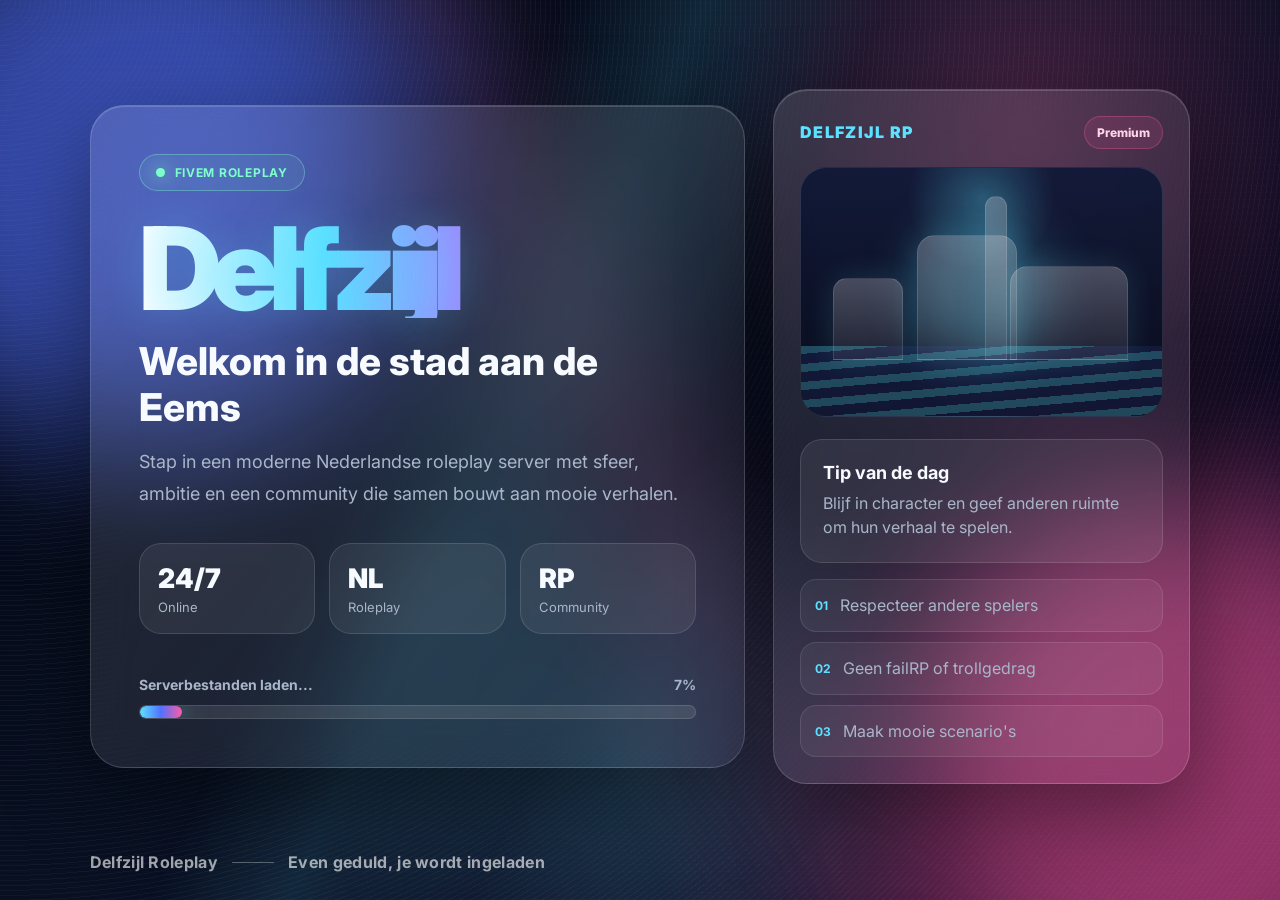
<file: jv_loading/html/index.html>
<!DOCTYPE html>
<html lang="nl">
<head>
    <meta charset="UTF-8" />
    <meta name="viewport" content="width=device-width, initial-scale=1.0" />
    <title>Delfzijl Roleplay Loading</title>
    <link rel="stylesheet" href="style.css" />
</head>
<body>
    <div class="noise"></div>
    <div class="aurora aurora-one"></div>
    <div class="aurora aurora-two"></div>
    <div class="scanline"></div>

    <main class="loading-shell">
        <section class="hero-card">
            <div class="server-badge">
                <span class="pulse-dot"></span>
                FiveM Roleplay
            </div>

            <h1>Delfzijl</h1>
            <p class="subtitle">Welkom in de stad aan de Eems</p>
            <p class="description">
                Stap in een moderne Nederlandse roleplay server met sfeer, ambitie en een community die samen bouwt aan mooie verhalen.
            </p>

            <div class="stats-grid">
                <div class="stat-card">
                    <span class="stat-number">24/7</span>
                    <span class="stat-label">Online</span>
                </div>
                <div class="stat-card">
                    <span class="stat-number">NL</span>
                    <span class="stat-label">Roleplay</span>
                </div>
                <div class="stat-card">
                    <span class="stat-number">RP</span>
                    <span class="stat-label">Community</span>
                </div>
            </div>

            <div class="progress-wrap">
                <div class="progress-top">
                    <span id="loadingText">Serverbestanden laden...</span>
                    <span id="percentText">0%</span>
                </div>
                <div class="progress-bar">
                    <div id="progressFill"></div>
                </div>
            </div>
        </section>

        <aside class="info-panel">
            <div class="panel-header">
                <span class="small-title">Delfzijl RP</span>
                <span class="chip">Premium</span>
            </div>

            <div class="city-card">
                <div class="city-glow"></div>
                <div class="city-line skyline-one"></div>
                <div class="city-line skyline-two"></div>
                <div class="city-line skyline-three"></div>
                <div class="tower"></div>
                <div class="water"></div>
            </div>

            <div class="tips">
                <h2>Tip van de dag</h2>
                <p id="tipText">Blijf in character en geef anderen ruimte om hun verhaal te spelen.</p>
            </div>

            <div class="rules-list">
                <div><strong>01</strong><span>Respecteer andere spelers</span></div>
                <div><strong>02</strong><span>Geen failRP of trollgedrag</span></div>
                <div><strong>03</strong><span>Maak mooie scenario's</span></div>
            </div>
        </aside>
    </main>

    <footer>
        <span>Delfzijl Roleplay</span>
        <span class="divider"></span>
        <span>Even geduld, je wordt ingeladen</span>
    </footer>

    <script src="script.js"></script>
</body>
</html>
</file>
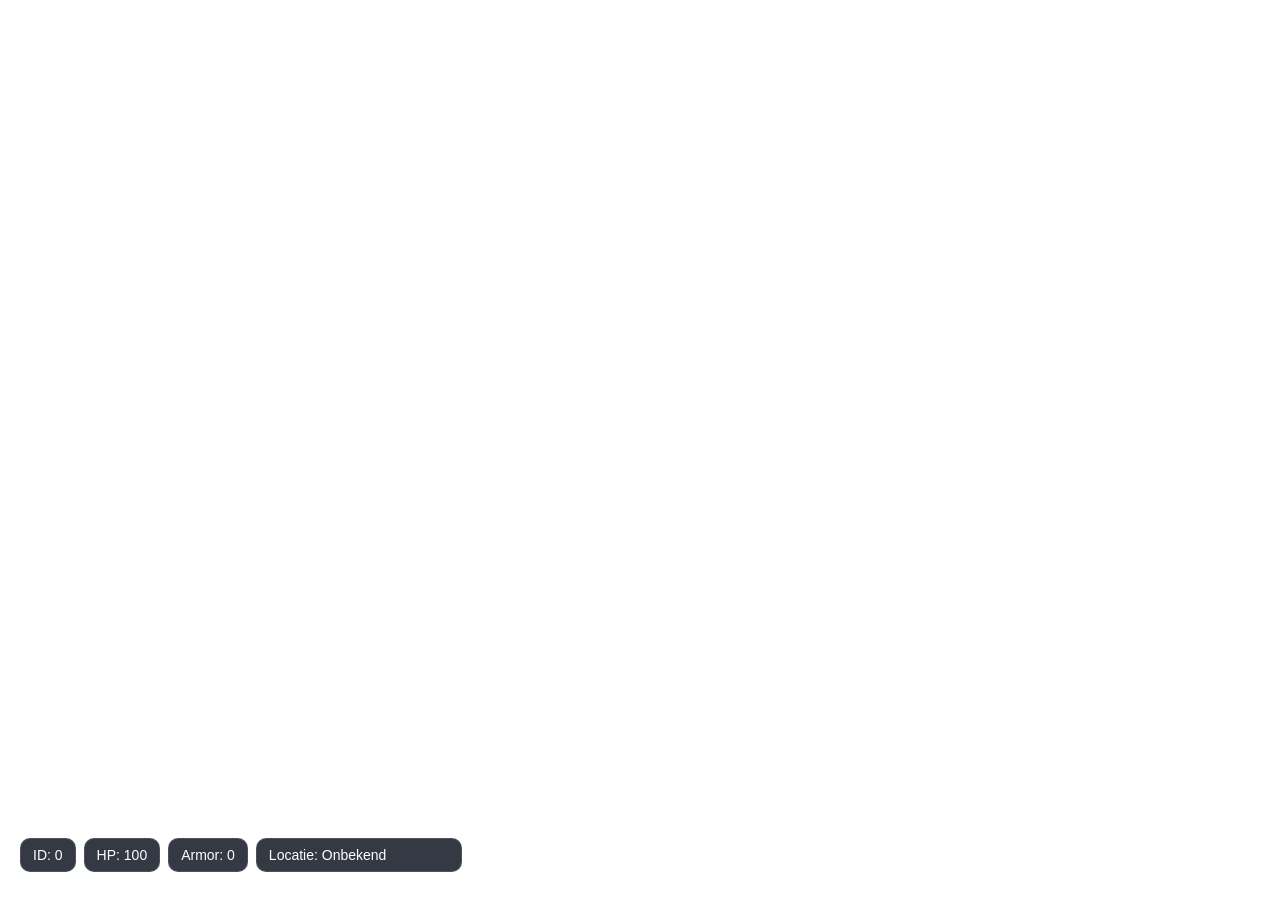
<file: resources/[jv]/jv-hud/html/index.html>
<!doctype html>
<html lang="nl">
<head>
  <meta charset="UTF-8">
  <link rel="stylesheet" href="style.css">
</head>
<body>
  <div id="hud">
    <div class="box">ID: <span id="pid">0</span></div>
    <div class="box">HP: <span id="hp">100</span></div>
    <div class="box">Armor: <span id="armor">0</span></div>
    <div class="box wide">Locatie: <span id="street">Onbekend</span></div>
  </div>
  <script src="script.js"></script>
</body>
</html>
</file>
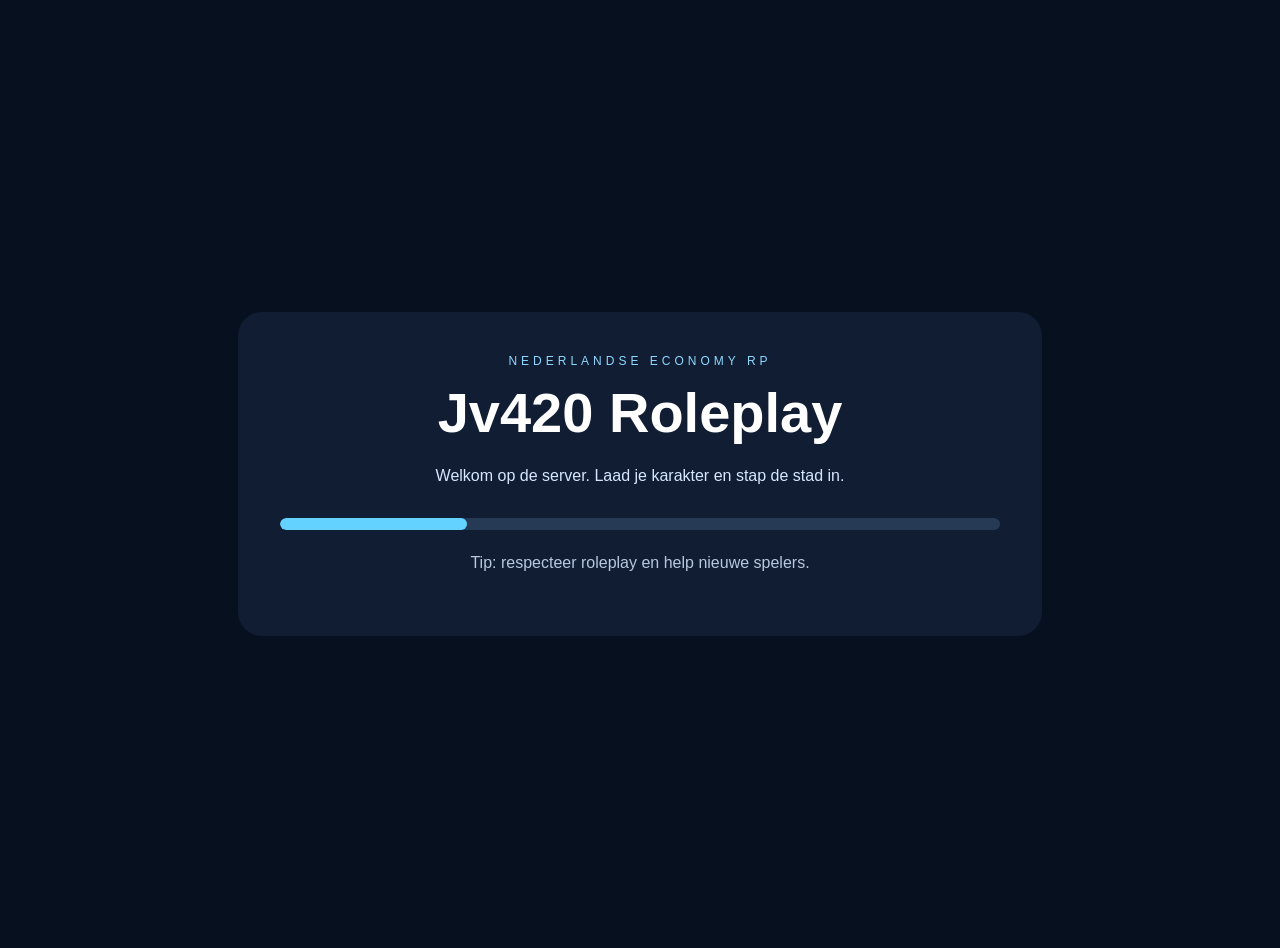
<file: resources/[jv]/jv-loading/html/index.html>
<!doctype html>
<html lang="nl">
<head>
  <meta charset="UTF-8" />
  <meta name="viewport" content="width=device-width, initial-scale=1.0" />
  <title>Jv420 FiveM</title>
  <link rel="stylesheet" href="style.css" />
</head>
<body>
  <main class="loading">
    <section class="card">
      <p class="eyebrow">Nederlandse Economy RP</p>
      <h1>Jv420 Roleplay</h1>
      <p class="subtitle">Welkom op de server. Laad je karakter en stap de stad in.</p>
      <div class="bar"><span id="progress"></span></div>
      <p id="tip">Tip: respecteer roleplay en help nieuwe spelers.</p>
    </section>
  </main>
  <script src="script.js"></script>
</body>
</html>
</file>
<file: jv_loading/html/style.css>
@import url('https://fonts.googleapis.com/css2?family=Inter:wght@400;500;700;900&display=swap');

:root {
    --bg: #050816;
    --bg-soft: rgba(9, 16, 38, 0.72);
    --glass: rgba(255, 255, 255, 0.09);
    --glass-strong: rgba(255, 255, 255, 0.15);
    --text: #f7fbff;
    --muted: #a9b6ca;
    --cyan: #5ce1ff;
    --blue: #5271ff;
    --purple: #b56cff;
    --pink: #ff5aa5;
    --green: #7cffcb;
}

* {
    box-sizing: border-box;
    margin: 0;
    padding: 0;
}

body {
    min-height: 100vh;
    overflow: hidden;
    font-family: 'Inter', system-ui, sans-serif;
    color: var(--text);
    background:
        radial-gradient(circle at 15% 20%, rgba(82, 113, 255, 0.32), transparent 28%),
        radial-gradient(circle at 80% 15%, rgba(255, 90, 165, 0.25), transparent 26%),
        radial-gradient(circle at 50% 85%, rgba(92, 225, 255, 0.22), transparent 32%),
        linear-gradient(135deg, #030510 0%, #081022 45%, #12051f 100%);
}

body::before {
    content: '';
    position: fixed;
    inset: -20%;
    background:
        linear-gradient(115deg, transparent 0 38%, rgba(92, 225, 255, 0.12) 44%, transparent 52%),
        linear-gradient(245deg, transparent 0 44%, rgba(255, 90, 165, 0.10) 50%, transparent 58%);
    animation: drift 13s ease-in-out infinite alternate;
}

.noise {
    position: fixed;
    inset: 0;
    opacity: 0.08;
    pointer-events: none;
    background-image:
        repeating-radial-gradient(circle at 0 0, rgba(255,255,255,0.45) 0 1px, transparent 1px 5px);
    mix-blend-mode: screen;
}

.scanline {
    position: fixed;
    inset: 0;
    pointer-events: none;
    background: linear-gradient(to bottom, transparent 0 48%, rgba(255,255,255,0.06) 50%, transparent 52%);
    background-size: 100% 7px;
    opacity: .18;
}

.aurora {
    position: fixed;
    width: 44vw;
    height: 44vw;
    filter: blur(80px);
    border-radius: 999px;
    opacity: .55;
}

.aurora-one {
    left: -12vw;
    top: -10vw;
    background: var(--blue);
    animation: floatOne 10s ease-in-out infinite;
}

.aurora-two {
    right: -14vw;
    bottom: -12vw;
    background: var(--pink);
    animation: floatTwo 12s ease-in-out infinite;
}

.loading-shell {
    position: relative;
    z-index: 2;
    min-height: 100vh;
    display: grid;
    grid-template-columns: minmax(420px, 1.1fr) minmax(320px, 0.7fr);
    gap: 28px;
    padding: 7vh 7vw 10vh;
    align-items: center;
}

.hero-card,
.info-panel {
    border: 1px solid rgba(255,255,255,0.16);
    background: linear-gradient(135deg, rgba(255,255,255,0.12), rgba(255,255,255,0.045));
    box-shadow: 0 30px 90px rgba(0,0,0,.45), inset 0 1px 0 rgba(255,255,255,.16);
    backdrop-filter: blur(24px);
    border-radius: 34px;
}

.hero-card {
    padding: 48px;
}

.server-badge {
    display: inline-flex;
    align-items: center;
    gap: 10px;
    padding: 10px 16px;
    border: 1px solid rgba(124,255,203,.35);
    border-radius: 999px;
    color: var(--green);
    background: rgba(124,255,203,.08);
    font-weight: 700;
    letter-spacing: .06em;
    text-transform: uppercase;
    font-size: 12px;
}

.pulse-dot {
    width: 9px;
    height: 9px;
    border-radius: 50%;
    background: var(--green);
    box-shadow: 0 0 18px var(--green);
    animation: pulse 1.4s infinite;
}

h1 {
    margin-top: 28px;
    font-size: clamp(72px, 9vw, 144px);
    line-height: .86;
    font-weight: 900;
    letter-spacing: -0.08em;
    background: linear-gradient(90deg, #fff, var(--cyan), var(--purple), #fff);
    -webkit-background-clip: text;
    background-clip: text;
    color: transparent;
    text-shadow: 0 0 42px rgba(92,225,255,.22);
}

.subtitle {
    margin-top: 20px;
    font-size: clamp(24px, 3vw, 42px);
    font-weight: 800;
}

.description {
    max-width: 740px;
    margin-top: 16px;
    color: var(--muted);
    font-size: 18px;
    line-height: 1.75;
}

.stats-grid {
    display: grid;
    grid-template-columns: repeat(3, 1fr);
    gap: 14px;
    margin-top: 34px;
}

.stat-card {
    padding: 18px;
    border-radius: 22px;
    border: 1px solid rgba(255,255,255,.12);
    background: rgba(255,255,255,.065);
}

.stat-number {
    display: block;
    font-size: 27px;
    font-weight: 900;
}

.stat-label {
    display: block;
    margin-top: 4px;
    color: var(--muted);
    font-size: 13px;
}

.progress-wrap {
    margin-top: 42px;
}

.progress-top {
    display: flex;
    justify-content: space-between;
    color: var(--muted);
    font-size: 14px;
    font-weight: 700;
}

.progress-bar {
    height: 14px;
    margin-top: 12px;
    border-radius: 999px;
    background: rgba(255,255,255,.10);
    overflow: hidden;
    border: 1px solid rgba(255,255,255,.12);
}

#progressFill {
    width: 0%;
    height: 100%;
    border-radius: inherit;
    background: linear-gradient(90deg, var(--cyan), var(--blue), var(--pink));
    box-shadow: 0 0 28px rgba(92,225,255,.55);
    transition: width .55s ease;
}

.info-panel {
    padding: 26px;
}

.panel-header {
    display: flex;
    align-items: center;
    justify-content: space-between;
    margin-bottom: 18px;
}

.small-title {
    font-weight: 900;
    letter-spacing: .08em;
    text-transform: uppercase;
    color: var(--cyan);
}

.chip {
    padding: 8px 12px;
    border-radius: 999px;
    background: rgba(255,90,165,.13);
    color: #ffd4e8;
    border: 1px solid rgba(255,90,165,.32);
    font-size: 12px;
    font-weight: 800;
}

.city-card {
    position: relative;
    height: 250px;
    overflow: hidden;
    border-radius: 26px;
    background:
        radial-gradient(circle at 50% 12%, rgba(92,225,255,.28), transparent 26%),
        linear-gradient(180deg, rgba(14,24,55,.9), rgba(7,10,24,.9));
    border: 1px solid rgba(255,255,255,.12);
}

.city-glow {
    position: absolute;
    left: 50%;
    top: 22%;
    width: 140px;
    height: 140px;
    transform: translateX(-50%);
    border-radius: 50%;
    background: rgba(92,225,255,.26);
    filter: blur(26px);
}

.city-line,
.tower {
    position: absolute;
    bottom: 56px;
    background: linear-gradient(180deg, rgba(255,255,255,.24), rgba(255,255,255,.08));
    border: 1px solid rgba(255,255,255,.13);
    box-shadow: 0 0 30px rgba(92,225,255,.15);
}

.skyline-one { left: 32px; width: 70px; height: 82px; border-radius: 14px 14px 0 0; }
.skyline-two { left: 116px; width: 100px; height: 125px; border-radius: 18px 18px 0 0; }
.skyline-three { right: 34px; width: 118px; height: 94px; border-radius: 18px 18px 0 0; }
.tower { left: 54%; width: 22px; height: 164px; transform: translateX(-50%); border-radius: 999px 999px 0 0; }

.water {
    position: absolute;
    left: 0;
    right: 0;
    bottom: 0;
    height: 70px;
    background: repeating-linear-gradient(175deg, rgba(92,225,255,.28) 0 8px, rgba(82,113,255,.10) 8px 18px);
    animation: waves 4s linear infinite;
}

.tips {
    margin-top: 22px;
    padding: 22px;
    border-radius: 22px;
    background: rgba(255,255,255,.07);
    border: 1px solid rgba(255,255,255,.12);
}

.tips h2 {
    font-size: 18px;
    margin-bottom: 8px;
}

.tips p,
.rules-list span {
    color: var(--muted);
    line-height: 1.55;
}

.rules-list {
    margin-top: 16px;
    display: grid;
    gap: 10px;
}

.rules-list div {
    display: flex;
    align-items: center;
    gap: 12px;
    padding: 13px 14px;
    border-radius: 16px;
    background: rgba(255,255,255,.055);
    border: 1px solid rgba(255,255,255,.10);
}

.rules-list strong {
    color: var(--cyan);
    font-size: 12px;
}

footer {
    position: fixed;
    z-index: 3;
    left: 7vw;
    right: 7vw;
    bottom: 28px;
    display: flex;
    align-items: center;
    gap: 14px;
    color: rgba(255,255,255,.62);
    font-weight: 700;
    letter-spacing: .02em;
}

.divider {
    width: 42px;
    height: 1px;
    background: rgba(255,255,255,.3);
}

@keyframes drift { to { transform: translate3d(4%, -3%, 0) rotate(2deg); } }
@keyframes floatOne { 50% { transform: translate(8vw, 5vh) scale(1.12); } }
@keyframes floatTwo { 50% { transform: translate(-8vw, -5vh) scale(1.08); } }
@keyframes pulse { 50% { transform: scale(1.45); opacity: .55; } }
@keyframes waves { to { background-position: 70px 0; } }

@media (max-width: 950px) {
    .loading-shell {
        grid-template-columns: 1fr;
        padding: 4vh 5vw 9vh;
    }

    .info-panel {
        display: none;
    }

    .hero-card {
        padding: 32px;
    }

    .stats-grid {
        grid-template-columns: 1fr;
    }
}
</file>
<file: resources/[jv]/jv-hud/html/style.css>
body {
  margin: 0;
  overflow: hidden;
  font-family: Arial, sans-serif;
}

#hud {
  position: absolute;
  left: 20px;
  bottom: 28px;
  display: flex;
  gap: 8px;
  align-items: center;
}

.box {
  padding: 8px 12px;
  border-radius: 10px;
  color: white;
  background: rgba(8, 14, 28, 0.82);
  font-size: 14px;
  border: 1px solid rgba(255,255,255,0.12);
}

.wide {
  min-width: 180px;
}
</file>
<file: resources/[jv]/jv-loading/html/style.css>
body {
  margin: 0;
  min-height: 100vh;
  font-family: Arial, Helvetica, sans-serif;
  color: white;
  background: #07101f;
}

.loading {
  min-height: 100vh;
  display: flex;
  align-items: center;
  justify-content: center;
  padding: 24px;
}

.card {
  width: 720px;
  max-width: 100%;
  padding: 42px;
  border-radius: 24px;
  background: #101d33;
  text-align: center;
}

.eyebrow {
  margin: 0 0 12px;
  letter-spacing: 4px;
  text-transform: uppercase;
  font-size: 12px;
  color: #8fd8ff;
}

h1 {
  margin: 0;
  font-size: 56px;
}

.subtitle {
  max-width: 560px;
  margin: 18px auto 30px;
  color: #d8e7ff;
  line-height: 1.6;
}

.bar {
  height: 12px;
  border-radius: 999px;
  background: #263955;
  overflow: hidden;
}

.bar span {
  display: block;
  height: 100%;
  width: 20%;
  border-radius: 999px;
  background: #64d2ff;
  transition: width 0.4s ease;
}

#tip {
  min-height: 24px;
  margin-top: 24px;
  color: #b8c8df;
}
</file>
